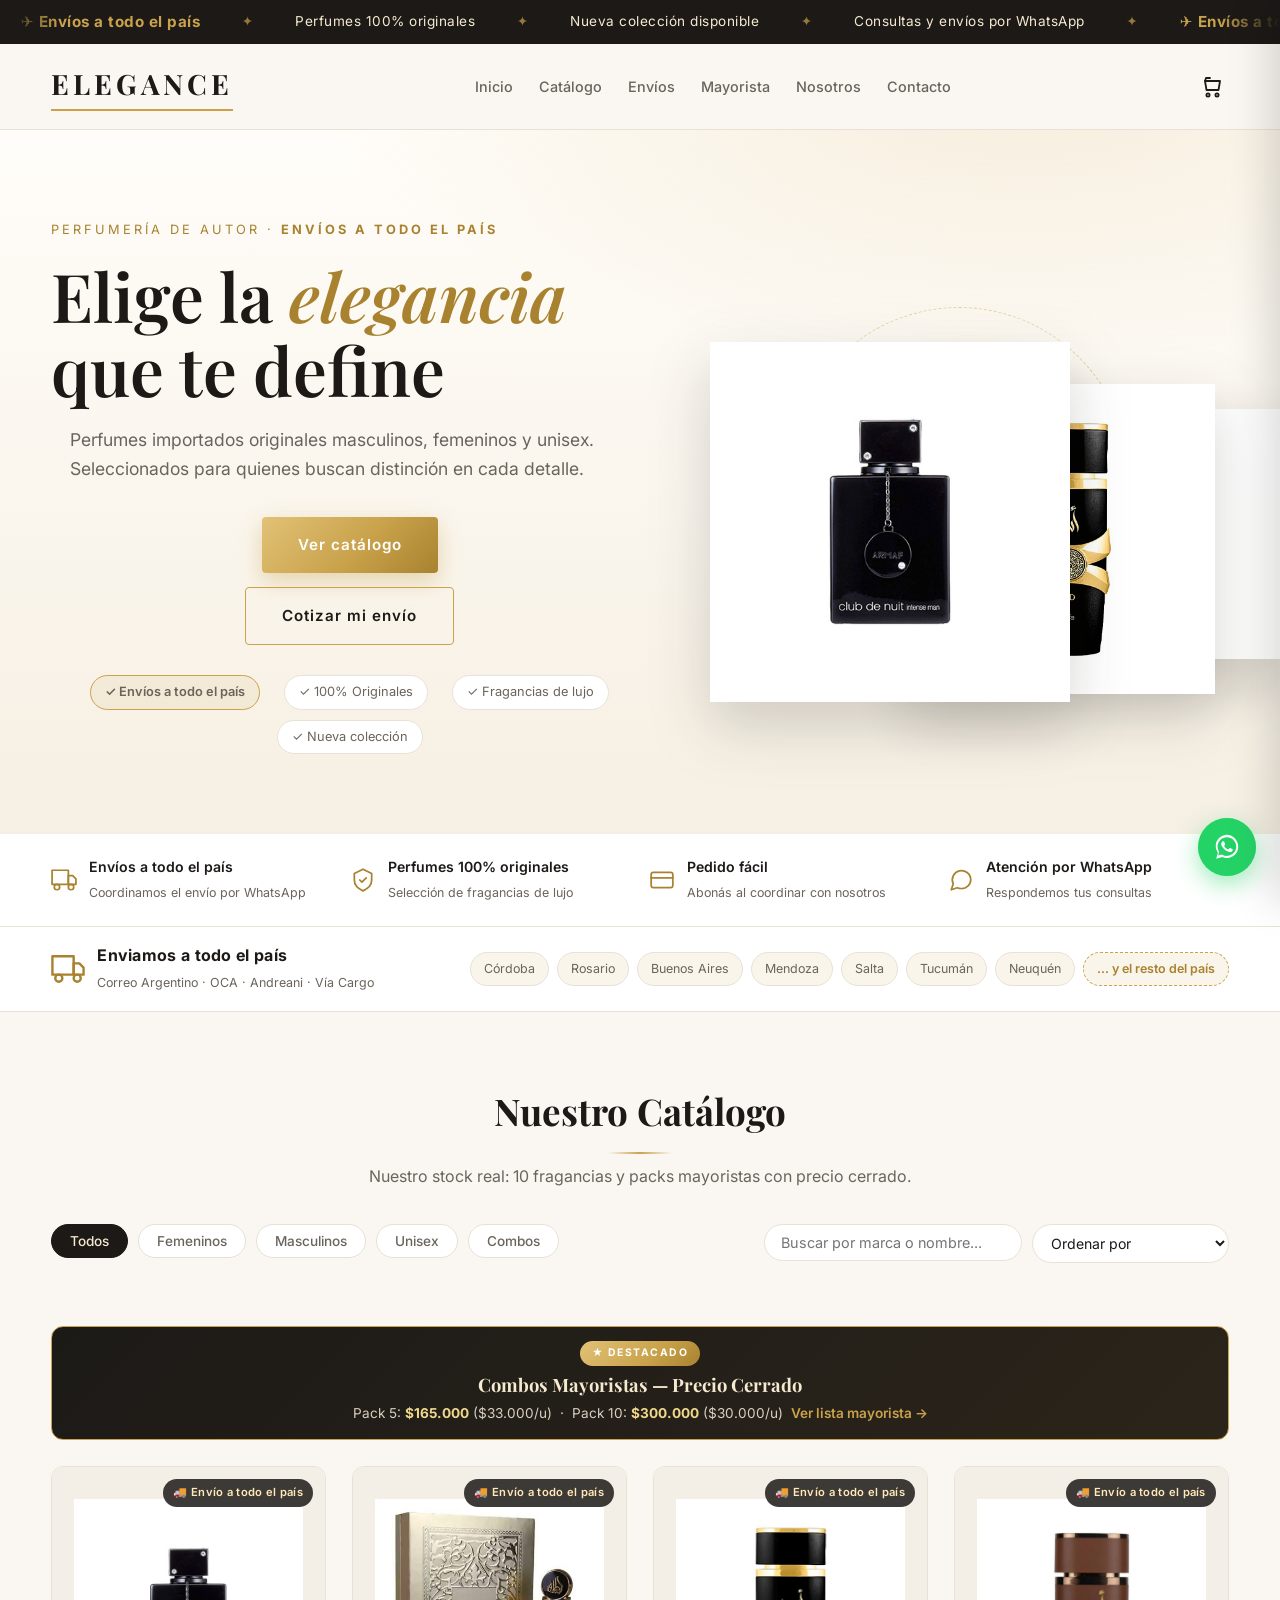
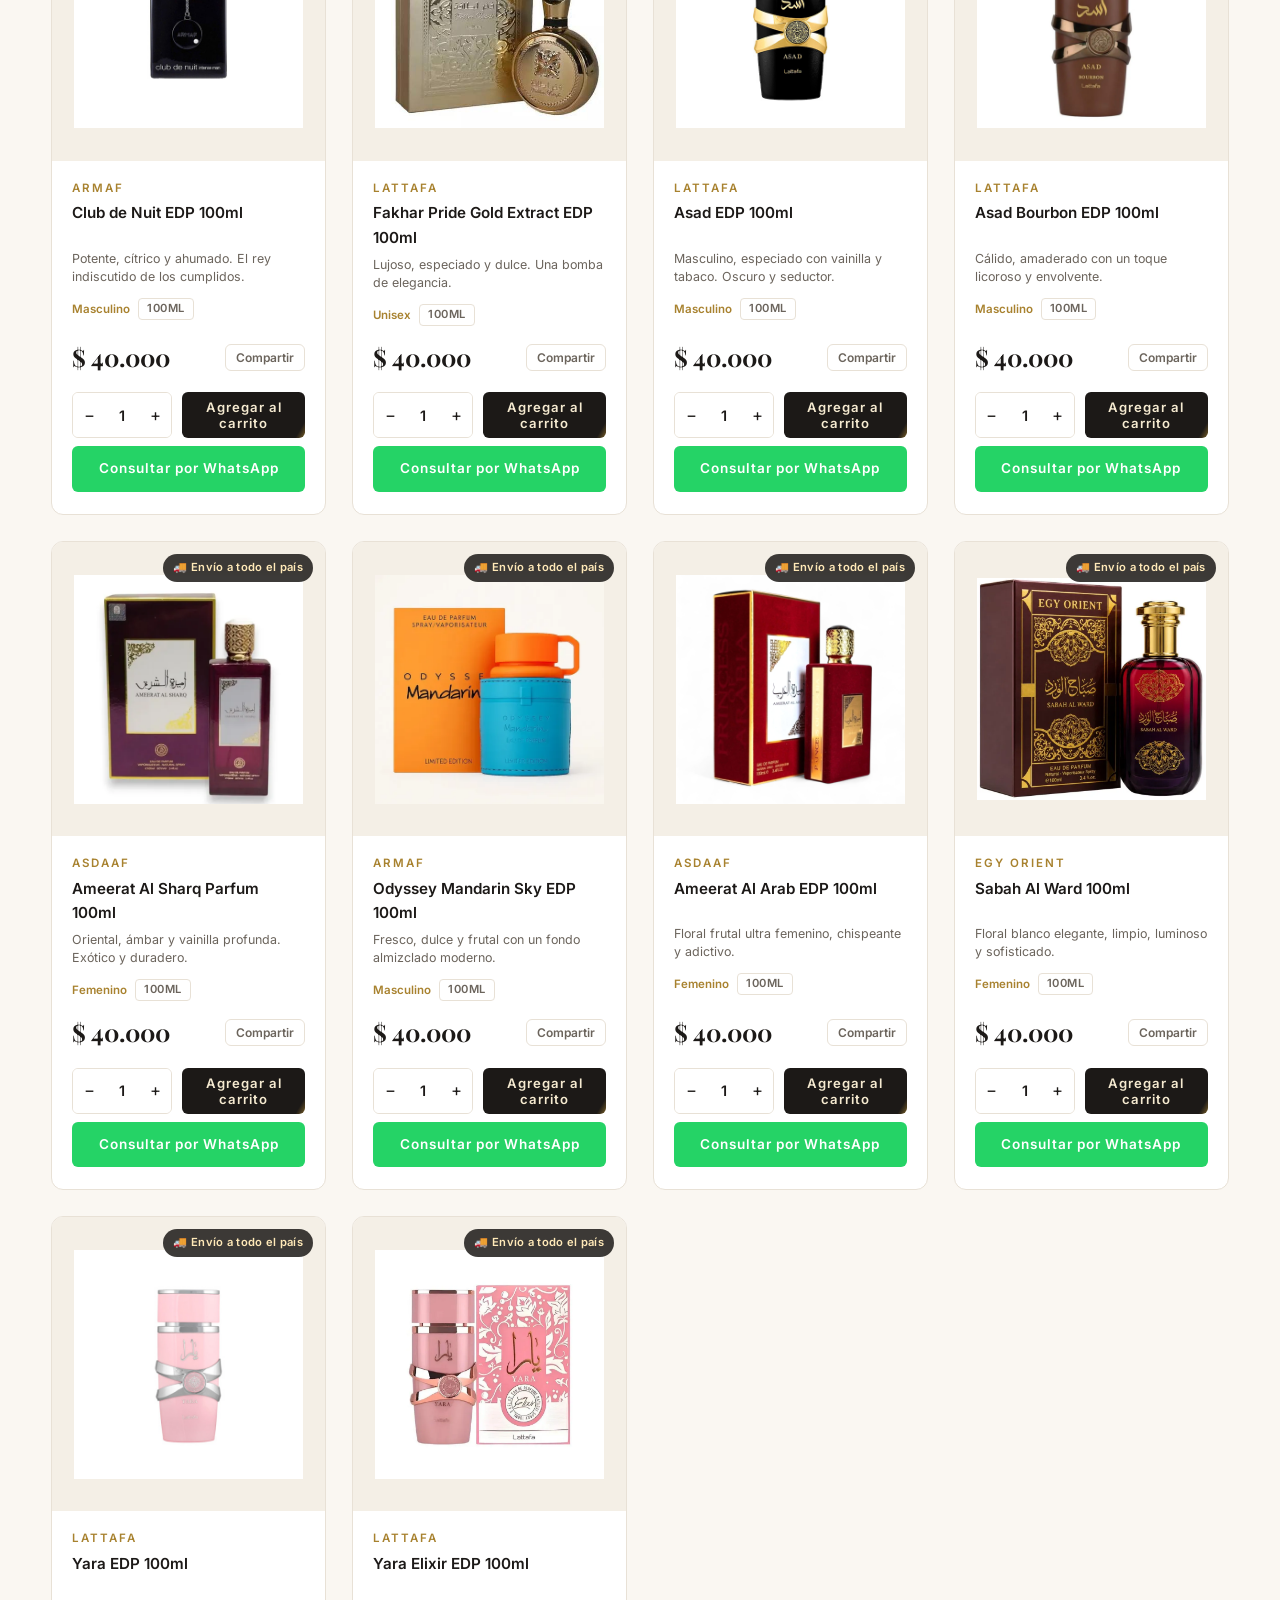
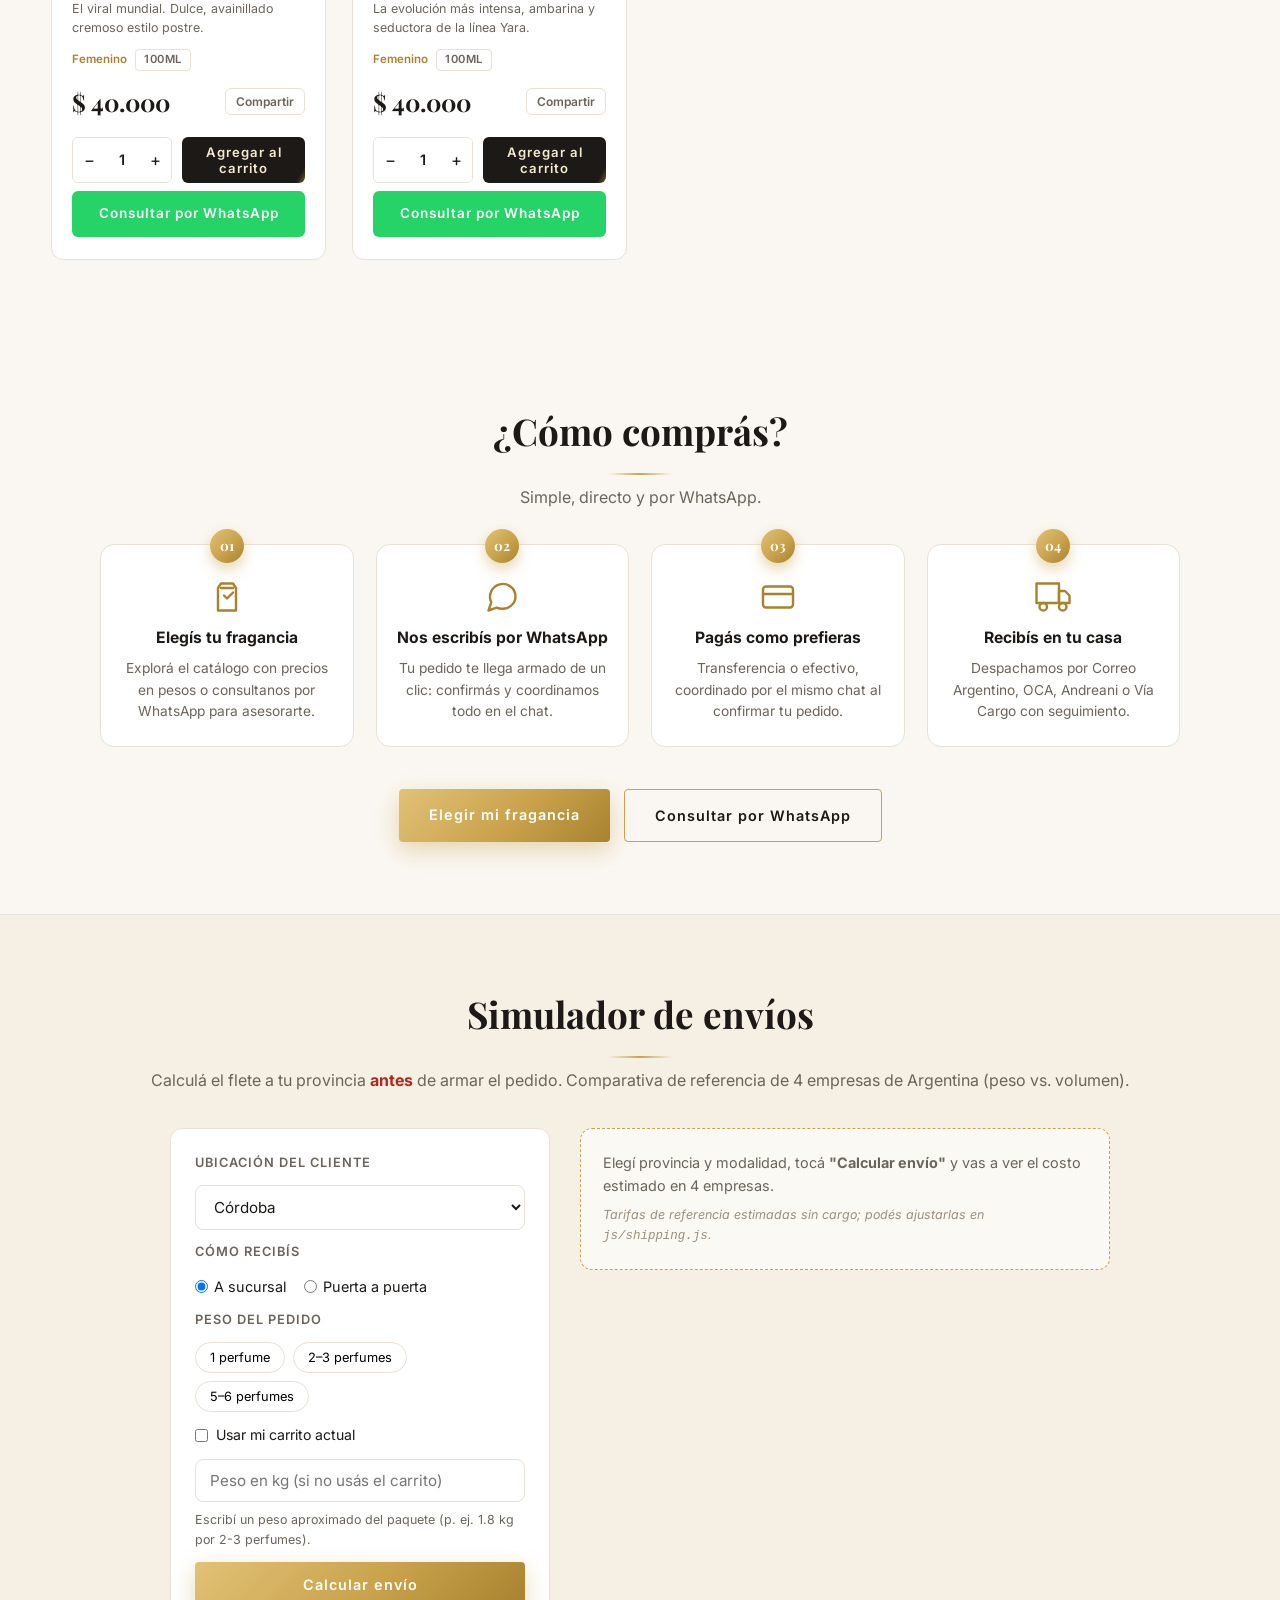
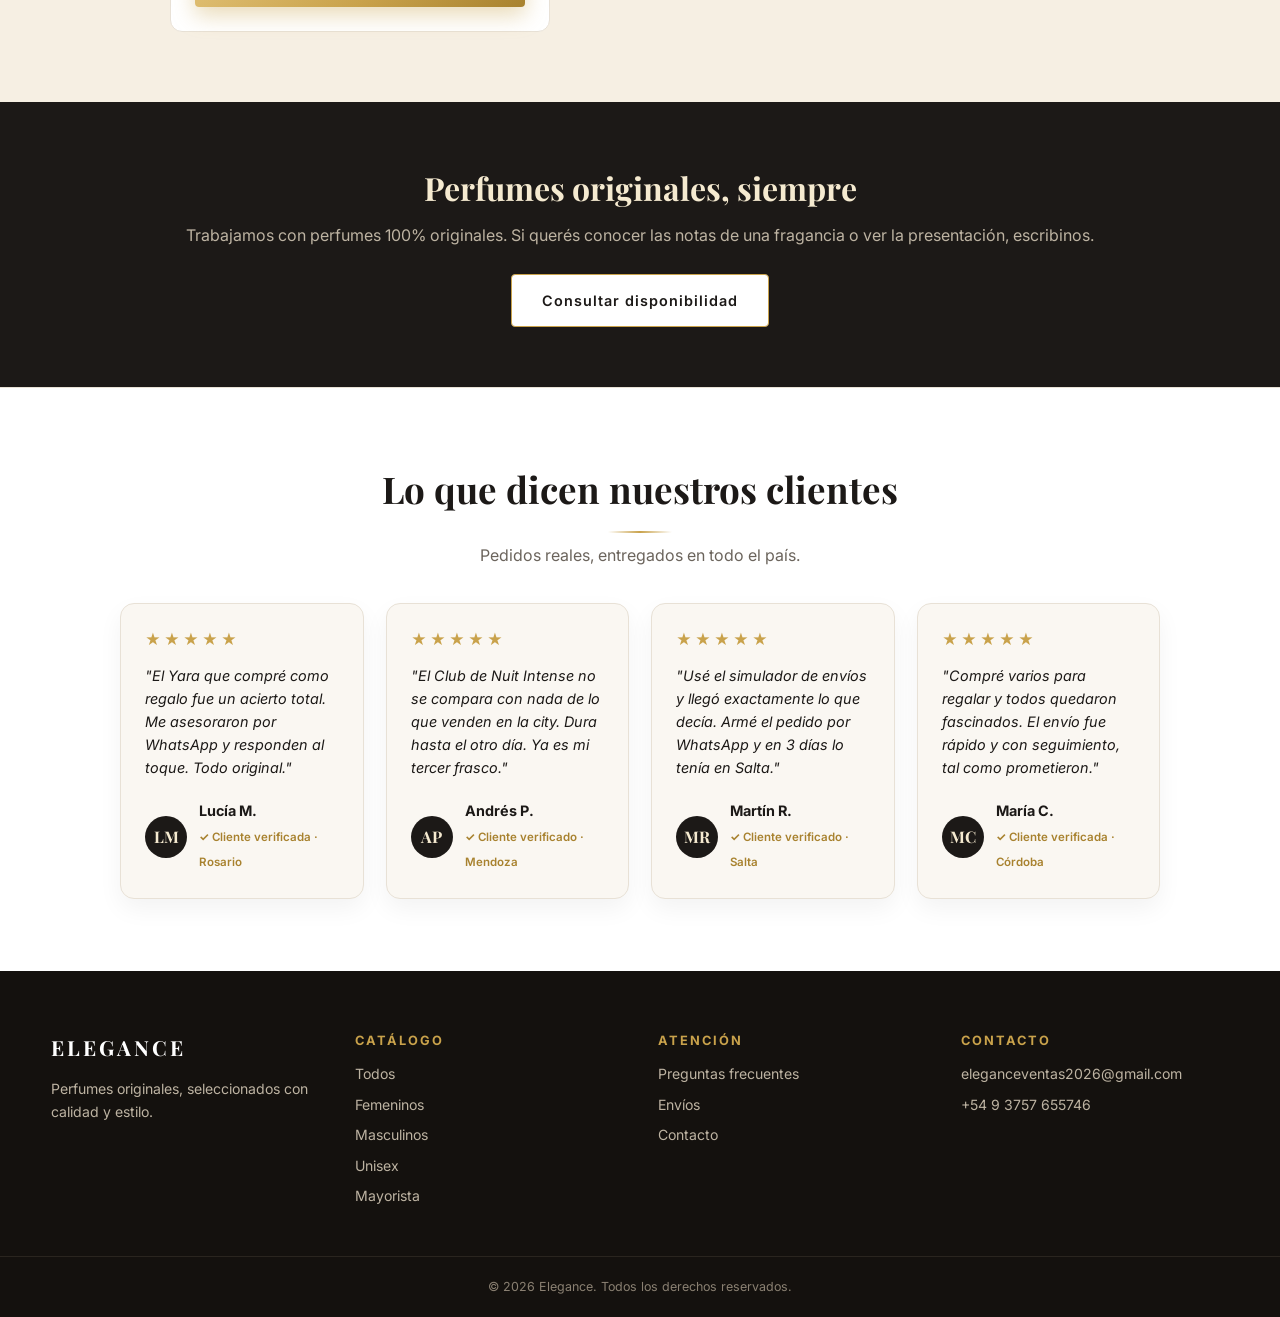
<file: index.html>
<!DOCTYPE html>
<html lang="es">
<head>
  <meta charset="UTF-8">
  <meta name="viewport" content="width=device-width, initial-scale=1.0">
  <title>Elegance | Perfumes Originales</title>
  <meta name="description" content="Perfumes importados originales masculinos, femeninos y unisex. Seleccionados para quienes buscan distinción en cada detalle.">
  <link rel="preconnect" href="https://fonts.googleapis.com">
  <link rel="preconnect" href="https://fonts.gstatic.com" crossorigin>
  <link href="https://fonts.googleapis.com/css2?family=Playfair+Display:ital,wght@0,400;0,600;0,700;1,400&family=Inter:wght@300;400;500;600;700&display=swap" rel="stylesheet">
  <link rel="stylesheet" href="css/style.css">
  <link rel="icon" type="image/svg+xml" href="favicon.svg">
  <link rel="icon" type="image/png" sizes="32x32" href="favicon.png">
  <link rel="shortcut icon" type="image/x-icon" href="favicon.ico">
  <link rel="apple-touch-icon" sizes="180x180" href="apple-touch-icon.png">
  <meta name="theme-color" content="#1c1917">
</head>
<body>
  <script>document.documentElement.classList.add("js");</script>

  <div class="announcement-bar">
    <div class="marquee" aria-label="Noticias de Elegance">
      <div class="marquee-track">
        <span><strong>&#9992; Envíos a todo el país</strong></span><span class="dot">&#10022;</span>
        <span>Perfumes 100% originales</span><span class="dot">&#10022;</span>
        <span>Nueva colección disponible</span><span class="dot">&#10022;</span>
        <span>Consultas y envíos por WhatsApp</span><span class="dot">&#10022;</span>
      </div>
      <div class="marquee-track" aria-hidden="true">
        <span><strong>&#9992; Envíos a todo el país</strong></span><span class="dot">&#10022;</span>
        <span>Perfumes 100% originales</span><span class="dot">&#10022;</span>
        <span>Nueva colección disponible</span><span class="dot">&#10022;</span>
        <span>Consultas y envíos por WhatsApp</span><span class="dot">&#10022;</span>
      </div>
    </div>
  </div>

  <header class="header">
    <div class="container header-inner">
      <a href="#inicio" class="logo">ELEGANCE</a>
      <nav class="nav" id="nav">
        <a href="#inicio">Inicio</a>
        <a href="#catalogo">Catálogo</a>
        <a href="#envios">Envíos</a>
        <a href="b2b/catalogo-mayorista.html">Mayorista</a>
        <a href="#info">Nosotros</a>
        <a href="#contacto">Contacto</a>
      </nav>
      <div class="header-actions">
        <button class="cart-btn" id="cart-btn" aria-label="Carrito">
          <svg width="24" height="24" viewBox="0 0 24 24" fill="none" stroke="currentColor" stroke-width="1.8" stroke-linecap="round" stroke-linejoin="round"><path d="M6 6h15l-1.5 9h-12z"/><path d="M6 6l1-3h4"/><circle cx="9" cy="20" r="1.6"/><circle cx="18" cy="20" r="1.6"/></svg>
          <span class="cart-count" id="cart-count">0</span>
        </button>
      </div>
    </div>
  </header>

  <section class="hero" id="inicio">
    <div class="container hero-inner">
      <div class="hero-text">
        <p class="hero-overline hero-anim d1">Perfumería de autor · <strong>Envíos a todo el país</strong></p>
        <h1 class="hero-title hero-anim d2">Elige la <em>elegancia</em> que te define</h1>
        <p class="hero-sub hero-anim d3">Perfumes importados originales masculinos, femeninos y unisex. Seleccionados para quienes buscan distinción en cada detalle.</p>
        <div class="hero-cta hero-anim d4">
          <a href="#catalogo" class="btn btn-gold btn-lg">Ver catálogo</a>
          <a href="#envios" class="btn btn-ghost btn-lg">Cotizar mi envío</a>
        </div>
        <div class="hero-badges hero-anim d4">
          <span>&#10003; Envíos a todo el país</span>
          <span>&#10003; 100% Originales</span>
          <span>&#10003; Fragancias de lujo</span>
          <span>&#10003; Nueva colección</span>
        </div>
      </div>
      <div class="hero-visual hero-anim d2" aria-hidden="true">
        <span class="h-glow"></span>
        <span class="h-halo"></span>
        <img class="h-bottle b1" src="img/products/887875.png" alt="" loading="eager">
        <img class="h-bottle b2" src="img/products/26300.png" alt="" loading="eager">
        <img class="h-bottle b3" src="img/products/26243.png" alt="" loading="eager">
      </div>
    </div>
  </section>

  <section class="benefits reveal" id="beneficios">
    <div class="container benefits-inner">
      <div class="benefit">
        <svg viewBox="0 0 24 24" fill="none" stroke="currentColor" stroke-width="1.6" stroke-linecap="round" stroke-linejoin="round"><path d="M1 3h15v13H1z"/><path d="M16 8h4l3 3v5h-7V8z"/><circle cx="5.5" cy="18.5" r="2.5"/><circle cx="18.5" cy="18.5" r="2.5"/></svg>
        <div><strong>Envíos a todo el país</strong><span>Coordinamos el envío por WhatsApp</span></div>
      </div>
      <div class="benefit">
        <svg viewBox="0 0 24 24" fill="none" stroke="currentColor" stroke-width="1.6" stroke-linecap="round" stroke-linejoin="round"><path d="M12 2l8 4v6c0 5-3.5 8-8 10-4.5-2-8-5-8-10V6l8-4z"/><path d="M9 12l2 2 4-4"/></svg>
        <div><strong>Perfumes 100% originales</strong><span>Selección de fragancias de lujo</span></div>
      </div>
      <div class="benefit">
        <svg viewBox="0 0 24 24" fill="none" stroke="currentColor" stroke-width="1.6" stroke-linecap="round" stroke-linejoin="round"><rect x="2" y="5" width="20" height="14" rx="2"/><path d="M2 10h20"/></svg>
        <div><strong>Pedido fácil</strong><span>Abonás al coordinar con nosotros</span></div>
      </div>
      <div class="benefit">
        <svg viewBox="0 0 24 24" fill="none" stroke="currentColor" stroke-width="1.6" stroke-linecap="round" stroke-linejoin="round"><path d="M21 11.5a8.38 8.38 0 0 1-9 8.35 8.5 8.5 0 0 1-3.5-.72L3 21l1.85-5.5a8.5 8.5 0 1 1 16.15-4z"/></svg>
        <div><strong>Atención por WhatsApp</strong><span>Respondemos tus consultas</span></div>
      </div>
    </div>
  </section>

  <section class="ship-strip">
    <div class="container ship-strip-inner">
      <div class="ship-strip-lead">
        <svg viewBox="0 0 24 24" fill="none" stroke="currentColor" stroke-width="1.7" stroke-linecap="round" stroke-linejoin="round"><path d="M1 3h15v13H1z"/><path d="M16 8h4l3 3v5h-7V8z"/><circle cx="5.5" cy="18.5" r="2.5"/><circle cx="18.5" cy="18.5" r="2.5"/></svg>
        <div><strong>Enviamos a todo el país</strong><span>Correo Argentino · OCA · Andreani · Vía Cargo</span></div>
      </div>
      <div class="ship-strip-chips">
        <span>Córdoba</span><span>Rosario</span><span>Buenos Aires</span><span>Mendoza</span><span>Salta</span><span>Tucumán</span><span>Neuquén</span><span class="more">… y el resto del país</span>
      </div>
    </div>
  </section>

  <main class="container">
    <section id="catalogo">
      <div class="section-head reveal">
        <h2>Nuestro Catálogo</h2>
        <p>Nuestro stock real: 10 fragancias y packs mayoristas con precio cerrado.</p>
      </div>

      <div class="toolbar">
        <div class="filters" id="filters">
          <button class="filter-btn active" data-filter="todos">Todos</button>
          <button class="filter-btn" data-filter="F">Femeninos</button>
          <button class="filter-btn" data-filter="M">Masculinos</button>
          <button class="filter-btn" data-filter="U">Unisex</button>
          <button class="filter-btn" data-filter="C">Combos</button>
        </div>
        <div class="toolbar-controls">
          <div class="search-box">
            <input type="text" id="search" placeholder="Buscar por marca o nombre..." aria-label="Buscar">
          </div>
          <select id="sort" aria-label="Ordenar">
            <option value="default">Ordenar por</option>
            <option value="price-asc">Precio: menor a mayor</option>
            <option value="price-desc">Precio: mayor a menor</option>
            <option value="name">Nombre: A-Z</option>
          </select>
        </div>
      </div>

      <div class="combo-banner" id="comboBanner">
        <span class="combo-banner-tag">&#9733; DESTACADO</span>
        <strong>Combos Mayoristas &#8212; Precio Cerrado</strong>
        <p>Pack 5: <b>$165.000</b> (&#36;33.000/u) &nbsp;&middot;&nbsp; Pack 10: <b>$300.000</b> (&#36;30.000/u) &nbsp;<a href="b2b/catalogo-mayorista.html">Ver lista mayorista &rarr;</a></p>
      </div>

      <div class="grid" id="grid"></div>
    </section>
  </main>

  <section class="howto reveal" id="como-comprar">
    <div class="container">
      <div class="section-head reveal">
        <h2>¿Cómo comprás?</h2>
        <p>Simple, directo y por WhatsApp.</p>
      </div>
      <div class="steps">
        <div class="step reveal-card" style="--d:0s">
          <span class="step-num">01</span>
          <svg viewBox="0 0 24 24" fill="none" stroke="currentColor" stroke-width="1.6" stroke-linecap="round" stroke-linejoin="round"><path d="M8 3h8l2 3v15H6V6l2-3z"/><path d="M8 6h8"/><path d="M10 11l2 2 4-4"/></svg>
          <h3>Elegís tu fragancia</h3>
          <p>Explorá el catálogo con precios en pesos o consultanos por WhatsApp para asesorarte.</p>
        </div>
        <div class="step reveal-card" style="--d:.1s">
          <span class="step-num">02</span>
          <svg viewBox="0 0 24 24" fill="none" stroke="currentColor" stroke-width="1.6" stroke-linecap="round" stroke-linejoin="round"><path d="M21 11.5a8.38 8.38 0 0 1-9 8.35 8.5 8.5 0 0 1-3.5-.72L3 21l1.85-5.5a8.5 8.5 0 1 1 16.15-4z"/></svg>
          <h3>Nos escribís por WhatsApp</h3>
          <p>Tu pedido te llega armado de un clic: confirmás y coordinamos todo en el chat.</p>
        </div>
        <div class="step reveal-card" style="--d:.2s">
          <span class="step-num">03</span>
          <svg viewBox="0 0 24 24" fill="none" stroke="currentColor" stroke-width="1.6" stroke-linecap="round" stroke-linejoin="round"><rect x="2" y="5" width="20" height="14" rx="2"/><path d="M2 10h20"/></svg>
          <h3>Pagás como prefieras</h3>
          <p>Transferencia o efectivo, coordinado por el mismo chat al confirmar tu pedido.</p>
        </div>
        <div class="step reveal-card" style="--d:.3s">
          <span class="step-num">04</span>
          <svg viewBox="0 0 24 24" fill="none" stroke="currentColor" stroke-width="1.6" stroke-linecap="round" stroke-linejoin="round"><path d="M1 3h15v13H1z"/><path d="M16 8h4l3 3v5h-7V8z"/><circle cx="5.5" cy="18.5" r="2.5"/><circle cx="18.5" cy="18.5" r="2.5"/></svg>
          <h3>Recibís en tu casa</h3>
          <p>Despachamos por Correo Argentino, OCA, Andreani o Vía Cargo con seguimiento.</p>
        </div>
      </div>
      <div class="howto-cta">
        <a href="#catalogo" class="btn btn-gold">Elegir mi fragancia</a>
        <a href="https://wa.me/5493757655746?text=Hola%20Elegance%2C%20quiero%20consultar%20sobre%20c%C3%B3mo%20comprar" target="_blank" rel="noopener" class="btn btn-ghost">Consultar por WhatsApp</a>
      </div>
    </div>
  </section>

  <section class="shipping-section" id="envios">
    <div class="container">
      <div class="section-head reveal">
        <h2>Simulador de envíos</h2>
        <p>Calculá el flete a tu provincia <strong>antes</strong> de armar el pedido. Comparativa de referencia de 4 empresas de Argentina (peso vs. volumen).</p>
      </div>
      <div class="ship-layout">
        <form class="ship-form" onsubmit="return false">
          <label class="ship-label" for="env-prov">Ubicación del cliente</label>
          <select id="env-prov" class="ship-input"></select>

          <span class="ship-label">Cómo recibís</span>
          <div class="ship-radio">
            <label><input type="radio" name="env-mode" value="sucursal" checked> A sucursal</label>
            <label><input type="radio" name="env-mode" value="domicilio"> Puerta a puerta</label>
          </div>

          <span class="ship-label">Peso del pedido</span>
          <div class="ship-chips">
            <button type="button" data-setkg="0.7">1 perfume</button>
            <button type="button" data-setkg="1.8">2–3 perfumes</button>
            <button type="button" data-setkg="3.5">5–6 perfumes</button>
          </div>
          <label class="ship-check"><input type="checkbox" id="env-usa-carrito" checked> Usar mi carrito actual</label>
          <input type="number" id="env-kg" class="ship-input" min="0.1" step="0.1" placeholder="Peso en kg (si no usás el carrito)">
          <p class="ship-hint" id="env-cart-hint"></p>

          <button type="button" class="btn btn-gold btn-block" id="env-quote">Calcular envío</button>
        </form>
        <div class="ship-results" id="env-results">
          <p class="ship-placeholder">Elegí provincia y modalidad, tocá <strong>"Calcular envío"</strong> y vas a ver el costo estimado en 4 empresas.<br>
          <em>Tarifas de referencia estimadas sin cargo; podés ajustarlas en <code>js/shipping.js</code>.</em></p>
        </div>
      </div>
    </div>
  </section>

  <section class="promo-banner reveal" id="info">
    <div class="container promo-inner">
      <h2>Perfumes originales, siempre</h2>
      <p>Trabajamos con perfumes 100% originales. Si querés conocer las notas de una fragancia o ver la presentación, escribinos.</p>
      <a href="#contacto" class="btn btn-light">Consultar disponibilidad</a>
    </div>
  </section>

  <section class="testimonials reveal" id="opiniones">
    <div class="container">
      <div class="section-head reveal">
        <h2>Lo que dicen nuestros clientes</h2>
        <p>Pedidos reales, entregados en todo el país.</p>
      </div>
      <div class="testimonials-grid">
        <article class="t-card reveal-card" style="--d:0s">
          <div class="t-stars">&#9733;&#9733;&#9733;&#9733;&#9733;</div>
          <p class="t-text">"El Yara que compré como regalo fue un acierto total. Me asesoraron por WhatsApp y responden al toque. Todo original."</p>
          <div class="t-who"><span class="t-avatar">LM</span><div><strong>Lucía M.</strong><span class="t-verified">Cliente verificada · Rosario</span></div></div>
        </article>
        <article class="t-card reveal-card" style="--d:.1s">
          <div class="t-stars">&#9733;&#9733;&#9733;&#9733;&#9733;</div>
          <p class="t-text">"El Club de Nuit Intense no se compara con nada de lo que venden en la city. Dura hasta el otro día. Ya es mi tercer frasco."</p>
          <div class="t-who"><span class="t-avatar">AP</span><div><strong>Andrés P.</strong><span class="t-verified">Cliente verificado · Mendoza</span></div></div>
        </article>
        <article class="t-card reveal-card" style="--d:.2s">
          <div class="t-stars">&#9733;&#9733;&#9733;&#9733;&#9733;</div>
          <p class="t-text">"Usé el simulador de envíos y llegó exactamente lo que decía. Armé el pedido por WhatsApp y en 3 días lo tenía en Salta."</p>
          <div class="t-who"><span class="t-avatar">MR</span><div><strong>Martín R.</strong><span class="t-verified">Cliente verificado · Salta</span></div></div>
        </article>
        <article class="t-card reveal-card" style="--d:.3s">
          <div class="t-stars">&#9733;&#9733;&#9733;&#9733;&#9733;</div>
          <p class="t-text">"Compré varios para regalar y todos quedaron fascinados. El envío fue rápido y con seguimiento, tal como prometieron."</p>
          <div class="t-who"><span class="t-avatar">MC</span><div><strong>María C.</strong><span class="t-verified">Cliente verificada · Córdoba</span></div></div>
        </article>
      </div>
    </div>
  </section>

  <footer class="footer" id="contacto">
    <div class="container footer-inner">
      <div class="footer-col">
        <h3>ELEGANCE</h3>
        <p>Perfumes originales, seleccionados con calidad y estilo.</p>
      </div>
      <div class="footer-col">
        <h4>Catálogo</h4>
        <a href="#catalogo">Todos</a>
        <a href="#catalogo">Femeninos</a>
        <a href="#catalogo">Masculinos</a>
        <a href="#catalogo">Unisex</a>
        <a href="b2b/catalogo-mayorista.html">Mayorista</a>
      </div>
      <div class="footer-col">
        <h4>Atención</h4>
        <a href="#inicio">Preguntas frecuentes</a>
        <a href="#inicio">Envíos</a>
        <a href="#contacto">Contacto</a>
      </div>
      <div class="footer-col">
        <h4>Contacto</h4>
        <p>eleganceventas2026@gmail.com</p>
        <p>+54 9 3757 655746</p>
      </div>
    </div>
    <div class="footer-bottom">
      <p>© 2026 Elegance. Todos los derechos reservados.</p>
    </div>
  </footer>

  <div class="cart-overlay" id="cart-overlay"></div>
  <aside class="cart-drawer" id="cart-drawer" aria-label="Carrito de compras">
    <div class="cart-head">
      <h3>Tu carrito</h3>
      <button class="cart-close" id="cart-close" aria-label="Cerrar">&times;</button>
    </div>
    <div class="cart-items" id="cart-items"></div>
    <div class="cart-foot">
      <div class="ship-in-cart">
        <h4>Enviar a</h4>
        <select id="cart-prov" class="ship-input"></select>
        <div class="ship-radio">
          <label><input type="radio" name="cart-mode" value="sucursal" checked> A sucursal</label>
          <label><input type="radio" name="cart-mode" value="domicilio"> Puerta a puerta</label>
        </div>
        <button type="button" class="ship-mini-btn" id="cart-quote">Cotizar envío</button>
        <p class="ship-hint" id="cart-ship-empty">Agregá productos para cotizar el envío.</p>
        <div id="cart-ship"></div>
      </div>
      <div class="cart-total">
        <span>Total</span>
        <strong id="cart-total">$ 0</strong>
      </div>
      <button class="btn btn-gold btn-block" id="checkout-btn">Solicitar pedido</button>
      <p class="cart-note"><strong>&#128666; Envíos a todo el país</strong><br>Se te contactará por WhatsApp para coordinar pago y envío.</p>
    </div>
  </aside>

  <div class="toast" id="toast">Producto agregado al carrito</div>

  <button class="to-top" id="toTop" aria-label="Volver al inicio">
    <svg viewBox="0 0 24 24" fill="none" stroke="currentColor" stroke-width="2.2" stroke-linecap="round" stroke-linejoin="round"><path d="M12 19V5"/><path d="M5 12l7-7 7 7"/></svg>
  </button>

  <a class="wa-float" id="wa-float" href="https://wa.me/5493757655746?text=Hola%20Elegance%2C%20quiero%20consultar%20por%20un%20perfume" target="_blank" rel="noopener" aria-label="WhatsApp">
    <svg viewBox="0 0 32 32" fill="#fff" width="30" height="30"><path d="M16.004 3C9.383 3 4 8.383 4 15.004c0 2.646.865 5.105 2.33 7.093L4.5 28.5l6.604-1.727a11.95 11.95 0 0 0 4.9 1.045h.004C22.623 27.818 28 22.436 28 15.814 28 9.194 22.625 3 16.004 3Zm0 22.572h-.003a9.93 9.93 0 0 1-5.055-1.386l-.363-.215-3.962 1.036 1.058-3.857-.237-.376a9.92 9.92 0 0 1-1.52-5.302c0-5.5 4.478-9.98 9.98-9.98 5.5 0 9.974 4.481 9.974 9.981s-4.477 9.978-9.974 9.978Zm5.496-7.492c-.302-.151-1.786-.881-2.063-.982-.277-.101-.478-.151-.679.151-.201.302-.779.982-.955 1.184-.176.202-.352.227-.654.076-.302-.151-1.274-.47-2.425-1.496-.897-.8-1.503-1.789-1.679-2.09-.176-.302-.019-.465.132-.615.136-.136.302-.352.453-.528.151-.176.201-.302.302-.503.101-.202.05-.378-.025-.529-.075-.151-.679-1.636-.93-2.24-.245-.587-.494-.507-.679-.516l-.577-.01c-.201 0-.528.076-.805.378-.277.302-1.056 1.032-1.056 2.516 0 1.484 1.081 2.918 1.231 3.12.15.202 2.126 3.246 5.15 4.553.72.31 1.281.496 1.719.635.723.232 1.381.2 1.901.121.58-.089 1.786-.73 2.037-1.436.252-.706.252-1.31.176-1.436-.075-.126-.277-.201-.578-.352Z"/></svg>
  </a>

  <script src="js/products.js"></script>
  <script src="js/shipping.js"></script>
  <script src="js/envios.js"></script>
  <script src="js/main.js"></script>
</body>
</html>
</file>
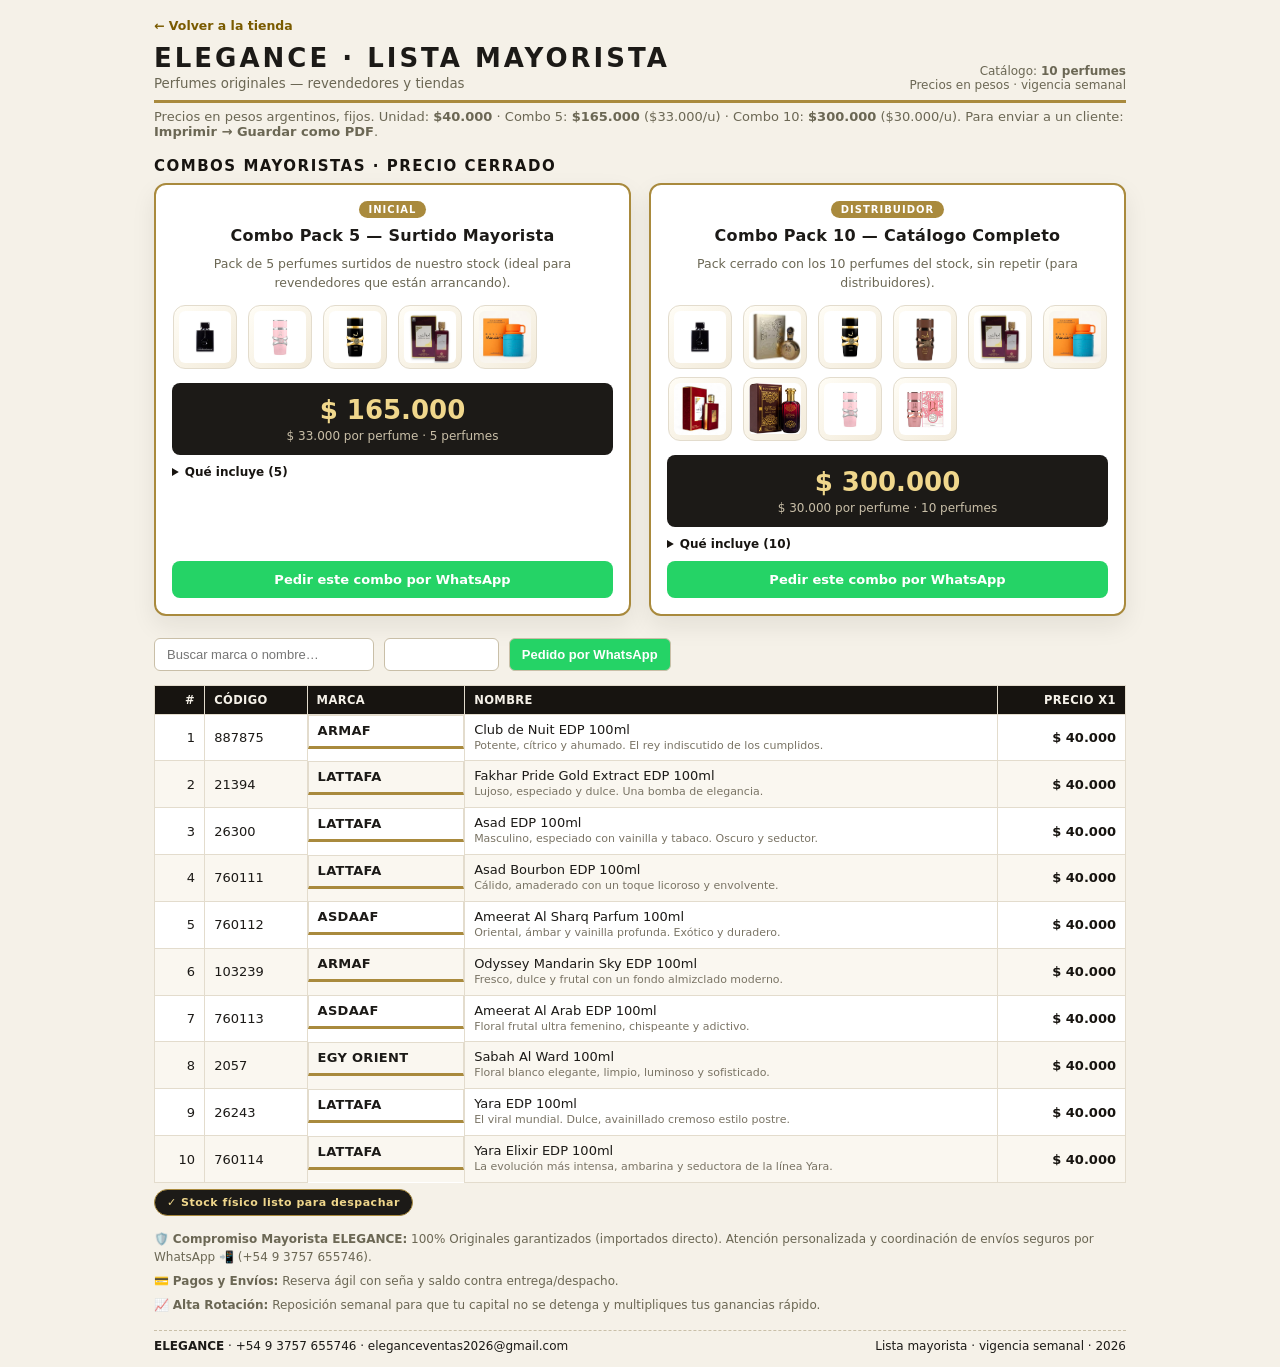
<file: b2b/catalogo-mayorista.html>
<!DOCTYPE html>
<html lang="es">
<head>
<meta charset="UTF-8">
<meta name="viewport" content="width=device-width, initial-scale=1.0">
<title>ELEGANCE — Lista Mayorista B2B</title>
<link rel="icon" type="image/svg+xml" href="../favicon.svg">
<link rel="icon" type="image/png" sizes="32x32" href="../favicon.png">
<style>
  :root{
    --ink:#1c1a17; --line:#ddd6c8; --gold:#a98a3d; --gold-dark:#7a5b00;
  }
  *{box-sizing:border-box}
  body{margin:0;font-family:'Segoe UI',system-ui,Arial,sans-serif;color:#1c1a17;background:#f5f1e8}
  .page{max-width:1000px;margin:0 auto;padding:14px}
  .brand{display:flex;justify-content:space-between;align-items:flex-end;border-bottom:3px solid #a98a3d;padding-bottom:8px}
  .brand h1{margin:0;font-size:26px;letter-spacing:3px}
  .brand small{color:#6b6754}
  .back{display:inline-block;margin:4px 0 10px;font-size:12.5px;color:#7a5b00;text-decoration:none;font-weight:600}
  .back:hover{color:#a98a3d}
  .tc-line{margin-top:6px;font-size:13px;color:#6b6754}
  .combos-title{margin:18px 0 8px;font-size:15px;letter-spacing:1.5px;color:#171410}
  .combos{display:grid;grid-template-columns:repeat(auto-fit,minmax(280px,1fr));gap:18px;margin:0 0 22px}
  .combo-card{display:flex;flex-direction:column;align-items:stretch;background:#fff;border:2px solid #a98a3d;border-radius:12px;padding:16px;box-shadow:0 10px 24px rgba(23,20,16,.08);text-align:center}
  .combo-card img.cc-member{width:64px;height:64px;object-fit:contain;background:linear-gradient(135deg,#fffdf6,#f2ead9);border:1px solid #e3dccd;border-radius:12px;padding:5px;transition:transform .15s}
  .combo-card img.cc-member:hover{transform:scale(1.12);z-index:2}
  .combo-card h3{margin:8px 0 4px;font-size:16px;letter-spacing:.3px}
  .cc-badge{display:inline-block;align-self:center;background:#a98a3d;color:#fff;font-size:10px;font-weight:700;letter-spacing:1px;padding:3px 10px;border-radius:12px}
  .cc-desc{font-size:12.5px;color:#6b6754;margin:6px 0 12px;line-height:1.5}
  .cc-images{display:grid;grid-template-columns:repeat(auto-fill,minmax(64px,1fr));gap:8px;justify-items:center;align-items:center;margin:0 0 14px}
  .cc-price-wrap{background:#1c1a17;border-radius:8px;padding:12px 14px;margin:0 0 10px}
  .cc-price{font-size:26px;font-weight:700;color:#f0d78c;margin:0}
  .cc-unit{font-size:12px;color:#c9bfa8;margin:4px 0 0}
  .cc-members{font-size:12px;text-align:left;margin:0 0 10px}
  .cc-members summary{cursor:pointer;color:#171410;font-weight:600}
  .cc-members ul{margin:6px 0 0;padding-left:18px;color:#4a463c}
  .cc-members li{font-size:12px;margin:2px 0}
  .wa{display:block;background:#25D366;color:#fff;text-decoration:none;border-radius:8px;padding:11px;font-size:13px;font-weight:700;text-align:center;margin-top:auto}

  table{width:100%;border-collapse:collapse;background:#fff;font-size:13px}
  th,td{border:1px solid #e3dccd;padding:7px 9px;text-align:left}
  thead th{background:#171410;color:#f5f1e8;font-size:11.5px;text-transform:uppercase;letter-spacing:.4px}
  tbody tr:nth-child(even){background:#faf7f0}
  td.num,th.num{text-align:right;white-space:nowrap}
  td.brand b{letter-spacing:.3px}
  .cc-pitch{font-size:11px;color:#7a7465;margin-top:2px;line-height:1.35}
  .retail{font-weight:700;color:#171410}
  .toolbar{display:flex;gap:10px;flex-wrap:wrap;align-items:center;margin:14px 0}
  .toolbar button,.toolbar input{border:1px solid #c9bfa8;background:#fff;border-radius:6px;padding:8px 12px;font-size:13px;cursor:pointer}
  .btn-gold{background:#a98a3d;border-color:#a98a3d;color:#fff;font-weight:600}
  .notes{margin-top:14px;font-size:12px;color:#6b6754;line-height:1.5}
  .notes p{margin:6px 0}
  .badge-stock{display:inline-block;background:#1c1a17;color:#f0d78c;border:1px solid #a98a3d;font-size:11px;font-weight:700;letter-spacing:.5px;padding:6px 12px;border-radius:16px;margin:6px 0 0}
  .foot{display:flex;justify-content:space-between;gap:10px;margin-top:16px;border-top:1px dashed #c9bfa8;padding-top:8px;font-size:12px}
  @media print{
    body{background:#fff}
    .no-print{display:none !important}
    .page{max-width:none;padding:0}
    table{font-size:11px}
    th,td{white-space:normal}
    .combo-card,.combo-card img{box-shadow:none}
    @page{size:A4 portrait; margin:8mm}
  }
  @media (max-width:640px){
    .page{padding:10px}
    .brand{flex-direction:column;align-items:flex-start;gap:6px}
    .brand h1{font-size:21px;letter-spacing:2px}
    .combos{grid-template-columns:1fr}
    .cc-images{grid-template-columns:repeat(auto-fill,minmax(58px,1fr))}
    .cc-images img.cc-member{width:56px;height:56px}
    .toolbar input,.toolbar button{flex:1 1 100%}
    .toolbar input{min-width:0}
    table,thead,tbody,tr,td{display:block;width:100%}
    thead{display:none}
    tbody tr{background:#fff;border:2px solid #a98a3d;border-radius:12px;margin-bottom:12px;padding:12px;box-shadow:0 8px 20px rgba(23,20,16,.06)}
    tbody tr:nth-child(even){background:#fff}
    td{border:none;padding:5px 0;text-align:left !important;display:flex;justify-content:space-between;align-items:baseline;gap:10px;white-space:normal !important}
    td::before{content:attr(data-label);font-size:10.5px;font-weight:700;letter-spacing:.5px;color:#7a5b00;flex-shrink:0}
    td.num{text-align:left !important}
    td.dname{flex-direction:column;align-items:flex-start}
    td.dname .cc-pitch{text-align:left}
    td.retail{font-size:16px}
  }
</style>
</head>
<body>
<div class="page">
  <a class="back" href="../index.html">&larr; Volver a la tienda</a>
  <div class="brand">
    <div>
      <h1>ELEGANCE · LISTA MAYORISTA</h1>
      <small>Perfumes originales — revendedores y tiendas</small>
    </div>
    <div style="text-align:right;font-size:12px;color:#6b6754">
      Catálogo: <b>10 perfumes</b><br>
      Precios en pesos · vigencia semanal
    </div>
  </div>
  <p class="tc-line">Precios en pesos argentinos, fijos. Unidad: <b>$40.000</b> · Combo 5: <b>$165.000</b> ($33.000/u) · Combo 10: <b>$300.000</b> ($30.000/u). Para enviar a un cliente: <b>Imprimir → Guardar como PDF</b>.</p>

  <h2 class="combos-title">COMBOS MAYORISTAS · PRECIO CERRADO</h2>
  <div class="combos" id="comboCards"></div>

  <div class="toolbar no-print">
    <input id="q" type="search" placeholder="Buscar marca o nombre…" style="min-width:220px">
    <button class="btn-gold" id="printBtn">Imprimir / PDF</button>
    <button id="waOrderBtn" style="background:#25D366;color:#fff;font-weight:600">Pedido por WhatsApp</button>
  </div>

  <table id="catalog">
    <thead>
      <tr>
        <th class="num">#</th>
        <th>Código</th>
        <th>Marca</th>
        <th>Nombre</th>
        <th class="num">Precio x1</th>
      </tr>
    </thead>
    <tbody id="rows"></tbody>
  </table>

  <p class="badge-stock">&#10003; Stock físico listo para despachar</p>
  <div class="notes">
    <p>&#128737;&#65039; <b>Compromiso Mayorista ELEGANCE:</b> 100% Originales garantizados (importados directo). Atención personalizada y coordinación de envíos seguros por WhatsApp &#128242; (+54 9 3757 655746).</p>
    <p>&#128179; <b>Pagos y Envíos:</b> Reserva ágil con seña y saldo contra entrega/despacho.</p>
    <p>&#128200; <b>Alta Rotación:</b> Reposición semanal para que tu capital no se detenga y multipliques tus ganancias rápido.</p>
  </div>

  <div class="foot">
    <div><b>ELEGANCE</b> · +54 9 3757 655746 · eleganceventas2026@gmail.com</div>
    <div>Lista mayorista · vigencia semanal · 2026</div>
  </div>
</div>

<script src="../js/products.js"></script>
<script>
(function () {
  var rows = document.getElementById("rows");
  var q = document.getElementById("q");
  var WA = "5493757655746";
  var fmtARS = function (n) { return "$ " + Math.round(n).toLocaleString("es-AR"); };

  // ---- Los 10 perfumes (en el orden del stock) ----
  var STOCK = PRODUCTS.filter(function (p) { return p.type !== "combo"; });

  // ---- Combos mayoristas ----
  function renderCombos() {
    var combos = PRODUCTS.filter(function (p) { return p.type === "combo"; });
    document.getElementById("comboCards").innerHTML = combos.map(function (p) {
      var wa = "Hola ELEGANCE, quiero pedir el " + p.name + " (" + fmtARS(p.retailARS) + ").\nIncluye: " + p.members.length + " perfumes.";
      var photos = p.members.map(function (id) {
        var m = STOCK.find(function (x) { return x.id === id; });
        return '<img class="cc-member" src="../' + m.img + '" alt="' + m.brand + ' ' + m.name + '" loading="lazy" title="' + m.brand + ' ' + m.name + '">';
      }).join("");
      return '<article class="combo-card">' +
        '<span class="cc-badge">' + (p.units === 10 ? "DISTRIBUIDOR" : "INICIAL") + '</span>' +
        "<h3>" + p.name + "</h3>" +
        '<p class="cc-desc">' + p.desc + "</p>" +
        '<div class="cc-images">' + photos + "</div>" +
        '<div class="cc-price-wrap">' +
          '<p class="cc-price">' + fmtARS(p.retailARS) + "</p>" +
          '<p class="cc-unit">' + fmtARS(p.unitPriceARS) + " por perfume · " + p.units + " perfumes</p>" +
        "</div>" +
        '<details class="cc-members"><summary>Qué incluye (' + p.members.length + ")</summary><ul>" +
        p.members.map(function (id) {
          var m = STOCK.find(function (x) { return x.id === id; });
          return "<li>" + m.brand + " " + m.name + "</li>";
        }).join("") + "</ul></details>" +
        '<a class="wa" href="https://wa.me/' + WA + '?text=' + encodeURIComponent(wa) + '" target="_blank" rel="noopener">Pedir este combo por WhatsApp</a>' +
        "</article>";
    }).join("");
  }

  // ---- Tabla limpia de los 10 perfumes ----
  function render() {
    var term = q.value.trim().toLowerCase();
    var items = STOCK.filter(function (p) {
      return !term || (p.brand + " " + p.name).toLowerCase().indexOf(term) >= 0;
    });
    rows.innerHTML = items.map(function (p, i) {
      return "<tr>" +
        '<td class="num" data-label="N&#186;">' + (i + 1) + "</td>" +
        '<td data-label="C&#243;digo">' + p.id + "</td>" +
        '<td class="brand" data-label="Marca"><b>' + p.brand + "</b></td>" +
        '<td class="dname" data-label="Perfume">' + p.name + '<div class="cc-pitch">' + (p.pitch || "") + "</div></td>" +
        '<td class="num retail" data-label="Precio x1">' + fmtARS(p.retailARS) + "</td>" +
        "</tr>";
    }).join("");
  }

  q.addEventListener("input", render);
  document.getElementById("printBtn").addEventListener("click", function () { window.print(); });

  document.getElementById("waOrderBtn").addEventListener("click", function () {
    var lines = STOCK.map(function (p, i) {
      return (i + 1) + ". " + p.brand + " " + p.name + " = " + fmtARS(p.retailARS);
    });
    var msg = "Hola ELEGANCE, quiero armar mi pedido mayorista:\n" +
              lines.join("\n") + "\n\nTotal (10 u): " + fmtARS(300000) + "\n\n(Completo cantidades y combo elegido contigo)";
    window.open("https://wa.me/" + WA + "?text=" + encodeURIComponent(msg), "_blank");
  });

  renderCombos();
  render();
})();
</script>
</body>
</html>
</file>
<file: css/style.css>
:root {
  --gold: #c9a24b;
  --gold-dark: #a8822f;
  --ink: #1c1917;
  --cream: #faf7f2;
  --gray: #6b645c;
  --line: #e8e1d6;
  --danger: #b3261e;
  --red: #c0392b;
  --serif: "Playfair Display", Georgia, serif;
  --sans: "Inter", system-ui, sans-serif;
}

* { margin: 0; padding: 0; box-sizing: border-box; }

html { scroll-behavior: smooth; }

body {
  font-family: var(--sans);
  color: var(--ink);
  background: var(--cream);
  line-height: 1.6;
}

img { max-width: 100%; display: block; }
a { text-decoration: none; color: inherit; }
button { font-family: inherit; cursor: pointer; }

.container { width: min(1200px, 92%); margin: 0 auto; }

/* ---------- Announcement ---------- */
.announcement-bar {
  background: var(--ink);
  color: #f5ead0;
  text-align: center;
  font-size: 0.85rem;
  padding: 9px 16px;
  letter-spacing: 0.5px;
}
.announcement-bar strong { color: var(--gold); font-size: 0.95rem; }

/* ---------- Header ---------- */
.header {
  position: sticky;
  top: 0;
  z-index: 50;
  background: rgba(250, 247, 242, 0.92);
  backdrop-filter: blur(8px);
  border-bottom: 1px solid var(--line);
}
.header-inner {
  display: flex;
  align-items: center;
  justify-content: space-between;
  padding: 18px 0;
  position: relative;
}
.logo {
  font-family: var(--serif);
  font-weight: 700;
  font-size: 1.75rem;
  letter-spacing: 4px;
  color: var(--ink);
}
.logo::after { content: ""; display: block; height: 2px; width: 100%; background: var(--gold); margin-top: 2px; }

.nav { display: flex; gap: 26px; font-size: 0.9rem; font-weight: 500; }
.nav a { color: var(--gray); transition: color 0.2s; }
.nav a:hover { color: var(--ink); }

.cart-btn {
  background: none;
  border: none;
  position: relative;
  color: var(--ink);
  display: flex;
  align-items: center;
  padding: 6px;
}
.cart-count {
  position: absolute;
  top: -4px;
  right: -8px;
  background: var(--gold);
  color: #fff;
  font-size: 0.7rem;
  font-weight: 700;
  min-width: 18px;
  height: 18px;
  border-radius: 50%;
  display: flex;
  align-items: center;
  justify-content: center;
  padding: 0 4px;
}

/* ---------- Hero ---------- */
.hero {
  background:
    radial-gradient(1200px 500px at 80% -10%, rgba(201, 162, 75, 0.18), transparent 60%),
    linear-gradient(180deg, #fffdf9, #f6efe3);
  padding: 90px 0 80px;
  text-align: center;
}
.hero-overline {
  letter-spacing: 3px;
  text-transform: uppercase;
  font-size: 0.8rem;
  color: var(--gold-dark);
  margin-bottom: 18px;
}
.hero-title {
  font-family: var(--serif);
  font-weight: 600;
  font-size: clamp(2.4rem, 6vw, 4.2rem);
  line-height: 1.1;
  margin-bottom: 20px;
}
.hero-title em { color: var(--gold-dark); font-style: italic; }
.hero-sub {
  font-size: 1.1rem;
  color: var(--gray);
  max-width: 560px;
  margin: 0 auto 34px;
}
.hero-sub strong { color: var(--danger); }

.hero-cta {
  display: flex;
  flex-direction: column;
  align-items: center;
  gap: 28px;
}

.countdown { display: flex; gap: 12px; }
.cd-box {
  background: #fff;
  border: 1px solid var(--line);
  border-radius: 10px;
  min-width: 74px;
  padding: 12px 8px;
  box-shadow: 0 6px 18px rgba(28, 25, 23, 0.06);
}
.cd-box span {
  display: block;
  font-family: var(--serif);
  font-size: 1.7rem;
  font-weight: 700;
  color: var(--ink);
}
.cd-box small { font-size: 0.7rem; letter-spacing: 1.5px; color: var(--gray); text-transform: uppercase; }

.hero-badges {
  margin-top: 30px;
  display: flex;
  flex-wrap: wrap;
  justify-content: center;
  gap: 10px 24px;
  font-size: 0.85rem;
  color: var(--gray);
}
.hero-badges span::before { color: var(--gold-dark); }

/* ---------- Benefits strip ---------- */
.benefits { background: #fff; border-bottom: 1px solid var(--line); padding: 22px 0; }
.benefits-inner {
  display: grid;
  grid-template-columns: repeat(auto-fit, minmax(210px, 1fr));
  gap: 18px;
}
.benefit { display: flex; align-items: center; gap: 12px; }
.benefit svg { width: 26px; height: 26px; color: var(--gold-dark); flex-shrink: 0; }
.benefit strong { display: block; font-size: 0.88rem; font-weight: 600; }
.benefit span { font-size: 0.78rem; color: var(--gray); }

/* ---------- Buttons ---------- */
.btn {
  display: inline-block;
  padding: 14px 30px;
  font-weight: 600;
  font-size: 0.9rem;
  letter-spacing: 1px;
  border: none;
  border-radius: 4px;
  transition: all 0.2s;
}
.btn-gold { background: var(--gold); color: #fff; }
.btn-gold:hover { background: var(--gold-dark); transform: translateY(-1px); }
.btn-light { background: #fff; color: var(--ink); border: 1px solid var(--gold); }
.btn-light:hover { background: var(--gold); color: #fff; }
.btn-block { width: 100%; }

/* ---------- Sections ---------- */
#catalogo { padding: 70px 0; }
.section-head { text-align: center; margin-bottom: 34px; }
.section-head h2 {
  font-family: var(--serif);
  font-size: 2.3rem;
  margin-bottom: 10px;
}
.section-head p { color: var(--gray); }
.section-head strong { color: var(--danger); }

/* ---------- Filters ---------- */
.filters {
  display: flex;
  flex-wrap: wrap;
  justify-content: center;
  gap: 10px;
  margin-bottom: 36px;
}
.filter-btn {
  background: #fff;
  border: 1px solid var(--line);
  padding: 8px 18px;
  border-radius: 30px;
  font-size: 0.85rem;
  font-weight: 500;
  color: var(--gray);
  transition: all 0.2s;
}
.filter-btn:hover { border-color: var(--gold); color: var(--ink); }
.filter-btn.active { background: var(--ink); border-color: var(--ink); color: #f5ead0; }

/* ---------- Toolbar ---------- */
.toolbar {
  display: flex;
  flex-wrap: wrap;
  justify-content: space-between;
  align-items: flex-start;
  gap: 16px;
  margin-bottom: 32px;
}
.toolbar-controls { display: flex; gap: 10px; flex-wrap: wrap; }
.search-box input {
  padding: 9px 16px;
  border: 1px solid var(--line);
  border-radius: 30px;
  background: #fff;
  font-family: inherit;
  font-size: 0.9rem;
  min-width: 220px;
  color: var(--ink);
  outline: none;
}
.search-box input:focus { border-color: var(--gold); }
#sort {
  padding: 9px 14px;
  border: 1px solid var(--line);
  border-radius: 30px;
  background: #fff;
  font-family: inherit;
  font-size: 0.88rem;
  color: var(--ink);
  outline: none;
  cursor: pointer;
}

/* ---------- Banner combos mayoristas (destacado) ---------- */
.combo-banner {
  display: flex;
  flex-direction: column;
  align-items: center;
  gap: 4px;
  text-align: center;
  background: linear-gradient(135deg, #1c1a17, #2b241a);
  border: 1px solid var(--gold);
  border-radius: 12px;
  padding: 14px 18px;
  margin-bottom: 26px;
  color: #f5ead0;
}
.combo-banner-tag {
  background: linear-gradient(135deg, #e2c277 0%, var(--gold) 60%, var(--gold-dark) 100%);
  color: #fff;
  font-size: 0.65rem;
  font-weight: 700;
  letter-spacing: 1.5px;
  padding: 4px 12px;
  border-radius: 16px;
}
.combo-banner strong { font-family: var(--serif); font-size: 1.15rem; }
.combo-banner p { font-size: 0.85rem; color: #d8cfc0; margin: 0; }
.combo-banner b { color: #f0d78c; }
.combo-banner a { color: var(--gold); font-weight: 600; }
.combo-banner.hidden { display: none; }

/* ---------- Grid ---------- */
.grid {
  display: grid;
  grid-template-columns: repeat(auto-fill, minmax(250px, 1fr));
  gap: 26px;
}
.card {
  position: relative;
  background: #fff;
  border: 1px solid var(--line);
  border-radius: 12px;
  overflow: hidden;
  display: flex;
  flex-direction: column;
  transition: transform 0.25s, box-shadow 0.25s;
}
.card:hover { transform: translateY(-5px); box-shadow: 0 18px 40px rgba(28, 25, 23, 0.1); }

.card-discount {
  position: absolute;
  top: 14px;
  left: 14px;
  background: var(--red);
  color: #fff;
  font-size: 0.8rem;
  font-weight: 700;
  padding: 5px 11px;
  border-radius: 4px;
  z-index: 2;
}

.card-img-wrap { background: #f4efe6; padding: 22px; }
.gallery-btn {
  display: block;
  width: 100%;
  background: none;
  border: none;
  padding: 0;
}
.gallery-btn img { height: 210px; object-fit: contain; margin: 0 auto; cursor: zoom-in; }

.thumb-row { display: flex; gap: 8px; margin-top: 12px; }
.thumb {
  background: #fff;
  border: 1px solid var(--line);
  border-radius: 6px;
  overflow: hidden;
  padding: 0;
  width: 52px;
  height: 52px;
  transition: border-color 0.2s;
}
.thumb img { width: 100%; height: 100%; object-fit: contain; }
.thumb.active, .thumb:hover { border-color: var(--gold); }

.card-body { padding: 18px 20px 22px; display: flex; flex-direction: column; flex: 1; }
.card-brand { font-size: 0.72rem; letter-spacing: 2px; text-transform: uppercase; color: var(--gold-dark); font-weight: 600; margin-bottom: 4px; }
.card-name { font-weight: 600; font-size: 0.95rem; margin-bottom: 6px; min-height: 2.8em; }
.card-name a:hover { color: var(--gold-dark); }
.card-tag { font-size: 0.72rem; color: var(--gold-dark); margin-bottom: 12px; font-weight: 600; }
.card-pitch { font-size: 0.78rem; line-height: 1.45; color: var(--gray); margin-bottom: 12px; }
.card-meta { display: flex; align-items: center; gap: 8px; margin-bottom: 12px; flex-wrap: wrap; }
.card-meta .card-tag { margin-bottom: 0; }
.card-size {
  font-size: 0.7rem;
  color: var(--gray);
  border: 1px solid var(--line);
  border-radius: 4px;
  padding: 1px 8px;
  font-weight: 600;
  text-transform: uppercase;
  letter-spacing: 0.5px;
}

.card-price-row { margin-top: auto; margin-bottom: 0; display: flex; align-items: center; justify-content: space-between; gap: 8px; }
.price-now { font-family: var(--serif); font-size: 1.5rem; font-weight: 700; color: var(--ink); }

.share-btn {
  background: none;
  border: 1px solid var(--line);
  border-radius: 6px;
  color: var(--gray);
  font-size: 0.75rem;
  font-weight: 600;
  padding: 5px 10px;
  white-space: nowrap;
  transition: all 0.2s;
}
.share-btn:hover { border-color: var(--gold); color: var(--gold-dark); }

.buy-row { display: flex; gap: 10px; margin-top: 16px; }
.qty {
  display: flex;
  align-items: center;
  border: 1px solid var(--line);
  border-radius: 6px;
  overflow: hidden;
  flex-shrink: 0;
}
.qty button {
  width: 32px;
  height: 44px;
  border: none;
  background: #fff;
  font-size: 1.05rem;
  color: var(--ink);
  line-height: 1;
}
.qty button:hover { background: var(--cream); }
.qty .qty-val { min-width: 34px; text-align: center; font-weight: 600; font-size: 0.9rem; }

.add-btn {
  flex: 1;
  background: var(--ink);
  color: #f5ead0;
  border: none;
  border-radius: 6px;
  font-weight: 600;
  font-size: 0.82rem;
  letter-spacing: 1px;
  transition: background 0.2s;
  padding: 0 12px;
}
.add-btn:hover { background: var(--gold-dark); color: #fff; }

/* ---------- Lightbox ---------- */
.lightbox {
  position: fixed;
  inset: 0;
  background: rgba(0, 0, 0, 0.82);
  z-index: 150;
  display: flex;
  align-items: center;
  justify-content: center;
  padding: 30px;
  opacity: 0;
  visibility: hidden;
  transition: opacity 0.25s;
}
.lightbox.open { opacity: 1; visibility: visible; }
.lightbox img {
  max-width: min(560px, 92vw);
  max-height: 82vh;
  object-fit: contain;
  background: #fff;
  border-radius: 10px;
  padding: 20px;
}
.lightbox-close {
  position: absolute;
  top: 20px;
  right: 28px;
  color: #fff;
  font-size: 2.6rem;
  line-height: 1;
  cursor: pointer;
}

.card-notes {
  margin: 4px 0 12px;
  font-size: 0.8rem;
  color: var(--gray);
  border-top: 1px dashed var(--line);
  padding-top: 8px;
}
.card-notes summary {
  cursor: pointer;
  color: var(--gold-dark);
  font-weight: 600;
  font-size: 0.78rem;
  letter-spacing: 0.5px;
  user-select: none;
}
.card-notes p { margin: 6px 0 0; line-height: 1.5; }

.wa-btn {
  margin-top: 8px;
  display: block;
  text-align: center;
  background: #25d366;
  color: #fff;
  padding: 12px;
  border-radius: 6px;
  font-weight: 600;
  font-size: 0.85rem;
  letter-spacing: 1px;
  transition: background 0.2s;
}
.wa-btn:hover { background: #1eb457; }

/* ---------- Volver al inicio (flotante) ---------- */
.to-top {
  position: fixed;
  bottom: 24px;
  left: 24px;
  z-index: 79;
  width: 50px;
  height: 50px;
  border-radius: 50%;
  background: var(--ink);
  color: #f5ead0;
  border: 1px solid var(--gold);
  display: flex;
  align-items: center;
  justify-content: center;
  box-shadow: 0 8px 24px rgba(28, 25, 23, 0.25);
  cursor: pointer;
  opacity: 0;
  visibility: hidden;
  transform: translateY(12px);
  transition: opacity 0.25s, transform 0.25s, visibility 0.25s, background 0.25s;
}
.to-top svg { width: 22px; height: 22px; }
.to-top.show { opacity: 1; visibility: visible; transform: none; }
.to-top:hover { background: var(--gold); color: #fff; }
@media (max-width: 860px) {
  .to-top { width: 44px; height: 44px; bottom: 18px; left: 18px; }
  .to-top svg { width: 19px; height: 19px; }
}

.wa-float {
  position: fixed;
  bottom: 24px;
  right: 24px;
  z-index: 80;
  width: 58px;
  height: 58px;
  border-radius: 50%;
  background: #25d366;
  display: flex;
  align-items: center;
  justify-content: center;
  box-shadow: 0 8px 24px rgba(37, 211, 102, 0.45);
  transition: transform 0.2s;
}
.wa-float:hover { transform: scale(1.08); }

/* ---------- Promo banner ---------- */
.promo-banner {
  background: var(--ink);
  color: #f5ead0;
  padding: 60px 0;
  text-align: center;
}
.promo-inner h2 { font-family: var(--serif); font-size: 2rem; margin-bottom: 10px; }
.promo-inner p { color: #bdb3a2; margin-bottom: 26px; }

/* ---------- Footer ---------- */
.footer { background: #14110e; color: #d8cfc0; padding-top: 60px; }
.footer-inner {
  display: grid;
  grid-template-columns: repeat(auto-fit, minmax(200px, 1fr));
  gap: 36px;
  padding-bottom: 40px;
}
.footer h3 { font-family: var(--serif); color: #fff; letter-spacing: 3px; margin-bottom: 14px; font-size: 1.3rem; }
.footer h4 { color: var(--gold); letter-spacing: 2px; text-transform: uppercase; font-size: 0.8rem; margin-bottom: 12px; }
.footer-col p { font-size: 0.88rem; color: #bdb3a2; margin-bottom: 8px; }
.footer-col a { display: block; font-size: 0.88rem; color: #bdb3a2; margin-bottom: 8px; }
.footer-col a:hover { color: #fff; }
.footer-bottom {
  border-top: 1px solid #2a251f;
  padding: 20px 0;
  text-align: center;
  font-size: 0.78rem;
  color: #8a8072;
}

/* ---------- Cart drawer ---------- */
.cart-overlay {
  position: fixed;
  inset: 0;
  background: rgba(0, 0, 0, 0.5);
  opacity: 0;
  visibility: hidden;
  transition: opacity 0.3s;
  z-index: 90;
}
.cart-overlay.show { opacity: 1; visibility: visible; }

.cart-drawer {
  position: fixed;
  top: 0;
  right: 0;
  bottom: 0;
  width: min(400px, 92vw);
  background: var(--cream);
  z-index: 100;
  transform: translateX(100%);
  transition: transform 0.35s ease;
  display: flex;
  flex-direction: column;
  box-shadow: -10px 0 40px rgba(0, 0, 0, 0.15);
  overflow: hidden;
}
.cart-drawer.open { transform: translateX(0); }

.cart-head {
  display: flex;
  align-items: center;
  justify-content: space-between;
  padding: 22px 24px;
  border-bottom: 1px solid var(--line);
}
.cart-head h3 { font-family: var(--serif); font-size: 1.4rem; }
.cart-close { background: none; border: none; font-size: 2rem; color: var(--gray); line-height: 1; }
.cart-close:hover { color: var(--ink); }

.cart-items { flex: 1 1 auto; min-height: 0; overflow-y: auto; -webkit-overflow-scrolling: touch; padding: 20px 24px; display: flex; flex-direction: column; gap: 18px; }

.cart-item { display: flex; gap: 14px; align-items: center; }
.cart-item img { width: 64px; height: 64px; object-fit: contain; background: #fff; border: 1px solid var(--line); border-radius: 8px; padding: 6px; }
.cart-item-info { flex: 1; min-width: 0; }
.cart-item-info .ci-name { font-size: 0.85rem; font-weight: 600; white-space: nowrap; overflow: hidden; text-overflow: ellipsis; }
.cart-item-info .ci-price { font-size: 0.85rem; color: var(--danger); font-weight: 700; }
.ci-qty { display: flex; align-items: center; gap: 8px; margin-top: 6px; }
.ci-qty button {
  width: 26px; height: 26px;
  border: 1px solid var(--line);
  background: #fff;
  border-radius: 5px;
  font-size: 1rem;
  line-height: 1;
}
.ci-qty span { min-width: 24px; text-align: center; font-weight: 600; font-size: 0.9rem; }
.ci-remove { background: none; border: none; color: var(--gray); font-size: 1.1rem; padding: 6px; }
.ci-remove:hover { color: var(--red); }

.cart-foot { flex-shrink: 0; max-height: 62%; overflow-y: auto; -webkit-overflow-scrolling: touch; border-top: 1px solid var(--line); padding: 20px 24px; }
.cart-total { display: flex; justify-content: space-between; align-items: center; margin-bottom: 16px; }
.cart-total strong { font-family: var(--serif); font-size: 1.5rem; color: var(--danger); }
.cart-note { font-size: 0.78rem; color: var(--gray); text-align: center; margin-top: 10px; }

.cart-empty { text-align: center; color: var(--gray); padding: 40px 0; }

/* ---------- Toast ---------- */
.toast {
  position: fixed;
  bottom: 30px;
  left: 50%;
  transform: translateX(-50%) translateY(80px);
  background: var(--ink);
  color: #f5ead0;
  padding: 14px 24px;
  border-radius: 8px;
  font-size: 0.9rem;
  z-index: 200;
  opacity: 0;
  transition: all 0.35s ease;
  box-shadow: 0 10px 30px rgba(0, 0, 0, 0.2);
}
.toast.show { opacity: 1; transform: translateX(-50%) translateY(0); }

/* ---------- Simulador de envíos ---------- */
.shipping-section { background: #f6efe3; padding: 70px 0; border-top: 1px solid var(--line); }
.ship-layout {
  display: grid;
  grid-template-columns: minmax(260px, 380px) 1fr;
  gap: 30px;
  align-items: start;
  max-width: 940px;
  margin: 0 auto;
}
.ship-form {
  background: #fff;
  border: 1px solid var(--line);
  border-radius: 12px;
  padding: 24px;
  display: flex;
  flex-direction: column;
  gap: 12px;
}
.ship-label { font-size: 0.8rem; font-weight: 600; color: var(--gray); text-transform: uppercase; letter-spacing: 1px; }
.ship-input {
  padding: 11px 14px;
  border: 1px solid var(--line);
  border-radius: 8px;
  background: #fff;
  font-family: inherit;
  font-size: 0.95rem;
  color: var(--ink);
  outline: none;
  width: 100%;
}
.ship-input:focus { border-color: var(--gold); }
.ship-radio { display: flex; gap: 18px; font-size: 0.9rem; flex-wrap: wrap; }
.ship-radio label { display: flex; align-items: center; gap: 6px; cursor: pointer; }
.ship-chips { display: flex; gap: 8px; flex-wrap: wrap; }
.ship-chips button {
  background: #fff;
  border: 1px solid var(--line);
  border-radius: 30px;
  padding: 7px 14px;
  font-size: 0.8rem;
  cursor: pointer;
  transition: all 0.2s;
}
.ship-chips button:hover { border-color: var(--gold); color: var(--gold-dark); }
.ship-check { display: flex; align-items: center; gap: 8px; font-size: 0.88rem; color: var(--ink); cursor: pointer; }
.ship-hint { font-size: 0.78rem; color: var(--gray); margin-top: -4px; }
.ship-results { display: flex; flex-direction: column; gap: 10px; }
.ship-placeholder {
  background: rgba(255, 255, 255, 0.6);
  border: 1px dashed var(--gold);
  border-radius: 12px;
  padding: 22px;
  color: var(--gray);
  font-size: 0.9rem;
  line-height: 1.6;
}
.ship-placeholder em { display: block; margin-top: 8px; font-size: 0.78rem; color: #9a8f7f; }
.ship-sum { font-size: 0.82rem; color: var(--gray); margin: 0 0 4px; }
.company-row {
  background: #fff;
  border: 1px solid var(--line);
  border-left: 4px solid var(--gold);
  border-radius: 10px;
  padding: 14px 16px;
  display: flex;
  justify-content: space-between;
  align-items: center;
  gap: 16px;
  flex-wrap: wrap;
}
.company-row:first-of-type { border-left-color: #1e7a46; }
.cr-info { display: flex; flex-direction: column; gap: 3px; }
.cr-info strong { font-size: 0.95rem; }
.cr-info span { font-size: 0.76rem; color: var(--gray); max-width: 420px; }
.cr-data { display: flex; flex-direction: column; align-items: flex-end; gap: 3px; }
.cr-data b { font-family: var(--serif); font-size: 1.25rem; color: var(--danger); white-space: nowrap; }
.cr-data span { font-size: 0.74rem; color: var(--gray); }
.ship-badge {
  display: inline-block;
  background: #1e7a46;
  color: #fff;
  font-size: 0.68rem;
  font-weight: 700;
  padding: 1px 8px;
  border-radius: 10px;
  width: fit-content;
}

/* ---------- Envío en el carrito ---------- */
.ship-in-cart {
  border-bottom: 1px solid var(--line);
  padding: 14px 0 16px;
  margin-bottom: 16px;
}
.ship-in-cart h4 { font-size: 0.85rem; text-transform: uppercase; letter-spacing: 1.5px; color: var(--gray); margin-bottom: 10px; }
.ship-in-cart .ship-input { margin-bottom: 8px; }
.ship-in-cart .ship-radio { margin-bottom: 10px; }
.ship-in-cart .ship-hint { margin: 0 0 8px; }
.ship-mini-btn {
  width: 100%;
  background: var(--ink);
  color: #f5ead0;
  border: none;
  border-radius: 6px;
  padding: 10px;
  font-weight: 600;
  font-size: 0.8rem;
  letter-spacing: 1px;
  cursor: pointer;
}
.ship-mini-btn:hover { background: var(--gold-dark); color: #fff; }
#cart-ship .company-row { padding: 10px 12px; }
#cart-ship .company-row .cr-info span { display: none; }
#cart-ship .cr-data b { font-size: 1.05rem; }

@media (max-width: 860px) {
  .ship-layout { grid-template-columns: 1fr; }
}

/* ---------- Responsive ---------- */
@media (max-width: 860px) {
  .nav {
    position: absolute;
    top: 100%;
    left: 0;
    right: 0;
    background: var(--cream);
    flex-direction: column;
    gap: 0;
    border-bottom: 1px solid var(--line);
    display: none;
    padding: 8px 0;
  }
  .nav a { padding: 12px 20px; font-size: 0.95rem; }
  .hero { padding: 60px 0; }
}

/* =========================================================
   MOVIMIENTO + ENFOQUE "ENVÍOS A TODO EL PAÍS" (A + B + C)
   ========================================================= */

/* ---------- Barra superior como marquee ---------- */
.announcement-bar {
  text-align: left;
  padding: 0;
  overflow: hidden;
  position: relative;
}
.announcement-bar::before,
.announcement-bar::after {
  content: "";
  position: absolute;
  top: 0;
  bottom: 0;
  width: 60px;
  z-index: 1;
  pointer-events: none;
}
.announcement-bar::before { left: 0; background: linear-gradient(90deg, var(--ink), transparent); }
.announcement-bar::after { right: 0; background: linear-gradient(-90deg, var(--ink), transparent); }
.marquee {
  display: flex;
  width: max-content;
  animation: marquee 28s linear infinite;
}
.marquee:hover { animation-play-state: paused; }
.marquee-track {
  display: flex;
  align-items: center;
  gap: 2.6rem;
  padding: 10px 1.3rem;
  white-space: nowrap;
}
.marquee strong { color: var(--gold); }
.marquee .dot { color: var(--gold); opacity: 0.7; }
@keyframes marquee { from { transform: translateX(0); } to { transform: translateX(-50%); } }

/* ---------- Header con sombra al scrollear ---------- */
.header.scrolled { box-shadow: 0 6px 24px rgba(28, 25, 23, 0.1); }

/* ---------- Nav con subrayado dorado ---------- */
.nav a { position: relative; }
.nav a::after {
  content: "";
  position: absolute;
  left: 0;
  right: 0;
  bottom: -4px;
  height: 2px;
  background: var(--gold);
  transform: scaleX(0);
  transform-origin: left;
  transition: transform 0.28s ease;
}
.nav a:hover::after { transform: scaleX(1); }

/* ---------- Botones modernos ---------- */
.btn-gold {
  background: linear-gradient(135deg, #e2c277 0%, var(--gold) 55%, var(--gold-dark) 100%);
  color: #fff;
  box-shadow: 0 8px 22px rgba(201, 162, 75, 0.4);
}
.btn-gold:hover {
  background: linear-gradient(135deg, #e9cf8e 0%, var(--gold-dark) 100%);
  transform: translateY(-2px);
  box-shadow: 0 12px 26px rgba(201, 162, 75, 0.5);
}
.btn-lg { padding: 16px 36px; font-size: 0.95rem; }
.btn-ghost {
  background: transparent;
  color: var(--ink);
  border: 1px solid var(--gold);
}
.btn-ghost:hover {
  background: var(--gold);
  color: #fff;
  transform: translateY(-1px);
}

/* ---------- Hero en dos columnas + frascos flotantes ---------- */
.hero { overflow: hidden; position: relative; }
.hero-inner {
  display: grid;
  grid-template-columns: 1.05fr 0.95fr;
  gap: 40px;
  align-items: center;
}
.hero-text { text-align: center; }
.hero-cta {
  display: flex;
  flex-wrap: wrap;
  justify-content: center;
  gap: 14px;
}
.hero-overline strong { color: var(--gold-dark); font-weight: 700; }
.hero-badges span {
  background: #fff;
  border: 1px solid var(--line);
  border-radius: 30px;
  padding: 6px 14px;
  font-size: 0.8rem;
}
.hero-badges span:first-child {
  border-color: var(--gold);
  background: rgba(201, 162, 75, 0.1);
  font-weight: 600;
}
.hero-visual { position: relative; min-height: 430px; }
.h-glow {
  position: absolute;
  left: 50%;
  bottom: -30px;
  width: 420px;
  height: 420px;
  transform: translateX(-50%);
  background: radial-gradient(circle, rgba(201, 162, 75, 0.35), transparent 65%);
  filter: blur(6px);
  z-index: 0;
  animation: glowPulse 5s ease-in-out infinite;
}
.h-halo {
  position: absolute;
  left: 50%;
  top: 8%;
  width: 340px;
  height: 340px;
  transform: translateX(-50%);
  border: 1px dashed rgba(201, 162, 75, 0.45);
  border-radius: 50%;
  z-index: 0;
}
.h-bottle {
  position: absolute;
  bottom: 0;
  max-height: 360px;
  object-fit: contain;
  filter: drop-shadow(0 24px 30px rgba(28, 25, 23, 0.18));
}
.b1 { left: 4%; z-index: 2; animation: float1 6.5s ease-in-out infinite; }
.b2 { left: 40%; bottom: 2%; max-height: 310px; z-index: 1; animation: float2 7.5s ease-in-out 0.6s infinite; }
.b3 { left: 66%; bottom: 10%; max-height: 250px; z-index: 0; opacity: 0.95; animation: float3 5.5s ease-in-out 1.1s infinite; }
@keyframes float1 {
  0%, 100% { transform: translateY(0) rotate(-5deg); }
  50% { transform: translateY(-20px) rotate(-3deg); }
}
@keyframes float2 {
  0%, 100% { transform: translateY(0) rotate(4deg); }
  50% { transform: translateY(-16px) rotate(6deg); }
}
@keyframes float3 {
  0%, 100% { transform: translateY(0) rotate(-3deg); }
  50% { transform: translateY(-12px) rotate(-5deg); }
}
@keyframes glowPulse {
  0%, 100% { opacity: 0.7; transform: translateX(-50%) scale(1); }
  50% { opacity: 1; transform: translateX(-50%) scale(1.12); }
}

/* ---------- Entrada escalonada del hero ---------- */
.js .hero-anim { opacity: 0; }
.hero-anim.d1 { animation: rise 0.7s ease 0.05s forwards; }
.hero-anim.d2 { animation: rise 0.7s ease 0.2s forwards; }
.hero-anim.d3 { animation: rise 0.7s ease 0.3s forwards; }
.hero-anim.d4 { animation: rise 0.7s ease 0.42s forwards; }

/* ---------- Reveal al hacer scroll ---------- */
.js .reveal { opacity: 0; transform: translateY(24px); }
.js .reveal.in { opacity: 1; transform: none; animation: rise 0.6s ease; }
@keyframes rise {
  from { opacity: 0; transform: translateY(24px); }
  to { opacity: 1; transform: none; }
}
.reveal-card { opacity: 0; transform: translateY(18px); }
.reveal-card.in {
  opacity: 1;
  transform: none;
  animation: cardIn 0.5s ease var(--d, 0s);
}
@keyframes cardIn {
  from { opacity: 0; transform: translateY(18px) scale(0.98); }
}
.section-head h2::after {
  content: "";
  display: block;
  width: 64px;
  height: 2px;
  margin: 12px auto 0;
  background: linear-gradient(90deg, transparent, var(--gold), transparent);
  transform: scaleX(0);
  transition: transform 0.7s ease 0.15s;
}
.section-head.in h2::after { transform: scaleX(1); }

/* ---------- Franja "Enviamos a todo el país" ---------- */
.ship-strip { background: #fff; border-bottom: 1px solid var(--line); padding: 16px 0; }
.ship-strip-inner {
  display: flex;
  flex-wrap: wrap;
  align-items: center;
  justify-content: space-between;
  gap: 14px 24px;
}
.ship-strip-lead { display: flex; align-items: center; gap: 12px; }
.ship-strip-lead svg { width: 34px; height: 34px; color: var(--gold-dark); flex-shrink: 0; }
.ship-strip-lead strong { display: block; font-size: 1rem; letter-spacing: 0.3px; }
.ship-strip-lead span { font-size: 0.78rem; color: var(--gray); }
.ship-strip-chips { display: flex; flex-wrap: wrap; gap: 8px; }
.ship-strip-chips span {
  background: #faf5ea;
  border: 1px solid var(--line);
  border-radius: 30px;
  padding: 6px 13px;
  font-size: 0.78rem;
  color: var(--gray);
}
.ship-strip-chips span.more {
  border-style: dashed;
  border-color: var(--gold);
  color: var(--gold-dark);
  font-weight: 600;
}

/* ---------- Card: badge de envío + zoom de foto ---------- */
.card-ship-tag {
  position: absolute;
  top: 12px;
  right: 12px;
  z-index: 2;
  background: rgba(28, 25, 23, 0.85);
  color: #ffe9b8;
  font-size: 0.7rem;
  font-weight: 600;
  letter-spacing: 0.3px;
  padding: 5px 10px;
  border-radius: 20px;
  backdrop-filter: blur(2px);
}
.gallery-btn img {
  height: 250px;
  transition: transform 0.5s ease;
}
.card:hover .gallery-btn img { transform: scale(1.07); }

/* ---------- Botón "Agregar" con brillo dorado ---------- */
.add-btn {
  color: #f5ead0;
  background-color: var(--ink);
  background-image: linear-gradient(120deg, var(--ink) 0%, var(--ink) 47%, var(--gold-dark) 52%, var(--gold-dark) 100%);
  background-size: 220% 100%;
  background-position: 0% 0;
  transition: background-position 0.45s ease, color 0.2s;
}
.add-btn:hover {
  background-color: var(--gold-dark);
  background-image: linear-gradient(120deg, var(--ink) 0%, var(--ink) 47%, var(--gold-dark) 52%, var(--gold-dark) 100%);
  background-position: 98% 0;
  color: #fff;
}

/* ---------- Contador del carrito con "bump" ---------- */
.cart-count.bump { animation: pop 0.35s ease; }
@keyframes pop {
  0% { transform: scale(1); }
  40% { transform: scale(1.45); }
  100% { transform: scale(1); }
}

/* ---------- Pulso del botón WhatsApp ---------- */
.wa-float::after {
  content: "";
  position: absolute;
  inset: 0;
  border-radius: 50%;
  background: rgba(37, 211, 102, 0.5);
  z-index: -1;
  animation: waPulse 2.4s ease-out infinite;
}
@keyframes waPulse {
  0% { transform: scale(1); opacity: 0.6; }
  70% { transform: scale(1.55); opacity: 0; }
  100% { opacity: 0; }
}

/* ---------- Focus con brillo dorado ---------- */
.ship-input:focus,
.search-box input:focus,
#sort:focus {
  border-color: var(--gold);
  box-shadow: 0 0 0 3px rgba(201, 162, 75, 0.18);
}

/* ---------- Nota del carrito ---------- */
.cart-note strong {
  color: var(--gold-dark);
  font-size: 0.85rem;
  letter-spacing: 0.3px;
}

/* ---------- Responsive hero / franja ---------- */
@media (max-width: 960px) {
  .hero-inner { grid-template-columns: 1fr; }
  .hero-visual { min-height: 330px; }
  .h-bottle { max-height: 260px; }
  .b3 { display: none; }
}
@media (min-width: 961px) {
  .hero-text { text-align: left; }
  .hero-cta { justify-content: flex-start; }
}

/* ---------- Accesibilidad: menos movimiento ---------- */
@media (prefers-reduced-motion: reduce) {
  *,
  *::before,
  *::after {
    animation-duration: 0.001s !important;
    animation-iteration-count: 1 !important;
    transition-duration: 0.001s !important;
    scroll-behavior: auto !important;
  }
  .js .reveal,
  .js .reveal-card,
  .js .hero-anim {
    opacity: 1 !important;
    transform: none !important;
  }
}

/* ---------- Cómo comprás (4 pasos) ---------- */
.howto { padding: 72px 0; }
.steps {
  display: grid;
  grid-template-columns: repeat(auto-fit, minmax(215px, 1fr));
  gap: 22px;
  max-width: 1080px;
  margin: 0 auto 42px;
}
.step {
  position: relative;
  background: #fff;
  border: 1px solid var(--line);
  border-radius: 14px;
  padding: 30px 20px 24px;
  text-align: center;
  transition: transform 0.25s, box-shadow 0.25s;
}
.step:hover { transform: translateY(-5px); box-shadow: 0 16px 34px rgba(28, 25, 23, 0.1); }
.step-num {
  position: absolute;
  top: -16px;
  left: 50%;
  transform: translateX(-50%);
  background: linear-gradient(135deg, #e2c277 0%, var(--gold) 55%, var(--gold-dark) 100%);
  color: #fff;
  font-family: var(--serif);
  font-weight: 700;
  font-size: 0.85rem;
  width: 34px;
  height: 34px;
  border-radius: 50%;
  display: flex;
  align-items: center;
  justify-content: center;
  box-shadow: 0 6px 14px rgba(201, 162, 75, 0.45);
}
.step svg { width: 36px; height: 36px; color: var(--gold-dark); margin: 4px auto 10px; display: block; }
.step h3 { font-size: 0.98rem; margin-bottom: 8px; }
.step p { font-size: 0.86rem; color: var(--gray); line-height: 1.55; }
.howto-cta { display: flex; flex-wrap: wrap; justify-content: center; gap: 14px; }

/* ---------- Testimonios ---------- */
.testimonials {
  background: #fff;
  border-top: 1px solid var(--line);
  padding: 72px 0;
}
.testimonials-grid {
  display: grid;
  grid-template-columns: repeat(auto-fit, minmax(240px, 1fr));
  gap: 22px;
  max-width: 1040px;
  margin: 0 auto;
}
.t-card {
  background: var(--cream);
  border: 1px solid var(--line);
  border-radius: 14px;
  padding: 24px;
  display: flex;
  flex-direction: column;
  gap: 12px;
  box-shadow: 0 10px 24px rgba(28, 25, 23, 0.05);
}
.t-stars { color: var(--gold); letter-spacing: 3px; font-size: 0.95rem; }
.t-text { font-size: 0.9rem; line-height: 1.6; font-style: italic; }
.t-who { display: flex; align-items: center; gap: 12px; margin-top: auto; padding-top: 8px; }
.t-avatar {
  width: 42px;
  height: 42px;
  border-radius: 50%;
  background: var(--ink);
  color: #f5ead0;
  font-family: var(--serif);
  font-weight: 700;
  display: flex;
  align-items: center;
  justify-content: center;
  flex-shrink: 0;
}
.t-who strong { display: block; font-size: 0.9rem; }
.t-verified { font-size: 0.72rem; color: var(--gold-dark); font-weight: 600; }
.t-verified::before { content: "✓ "; font-weight: 700; }

/* ---------- Combos Mayoristas ---------- */
.card-combo {
  border: 1px solid var(--gold);
  box-shadow: 0 14px 34px rgba(201, 162, 75, 0.2);
}
.card-combo .card-img-wrap {
  background: linear-gradient(135deg, #fffdf6, #f2ead9);
}
.card-combo-tag {
  position: absolute;
  top: 12px;
  left: 12px;
  z-index: 2;
  background: linear-gradient(135deg, #e2c277 0%, var(--gold) 60%, var(--gold-dark) 100%);
  color: #fff;
  font-size: 0.68rem;
  font-weight: 700;
  letter-spacing: 1px;
  padding: 5px 11px;
  border-radius: 20px;
  box-shadow: 0 4px 12px rgba(201, 162, 75, 0.4);
}
.card-combo .card-brand {
  color: var(--gold-dark);
  letter-spacing: 2px;
  font-size: 0.7rem;
}
.combo-unit {
  font-size: 0.78rem;
  color: var(--gold-dark);
  font-weight: 600;
  margin: 0 0 10px;
}
</file>
